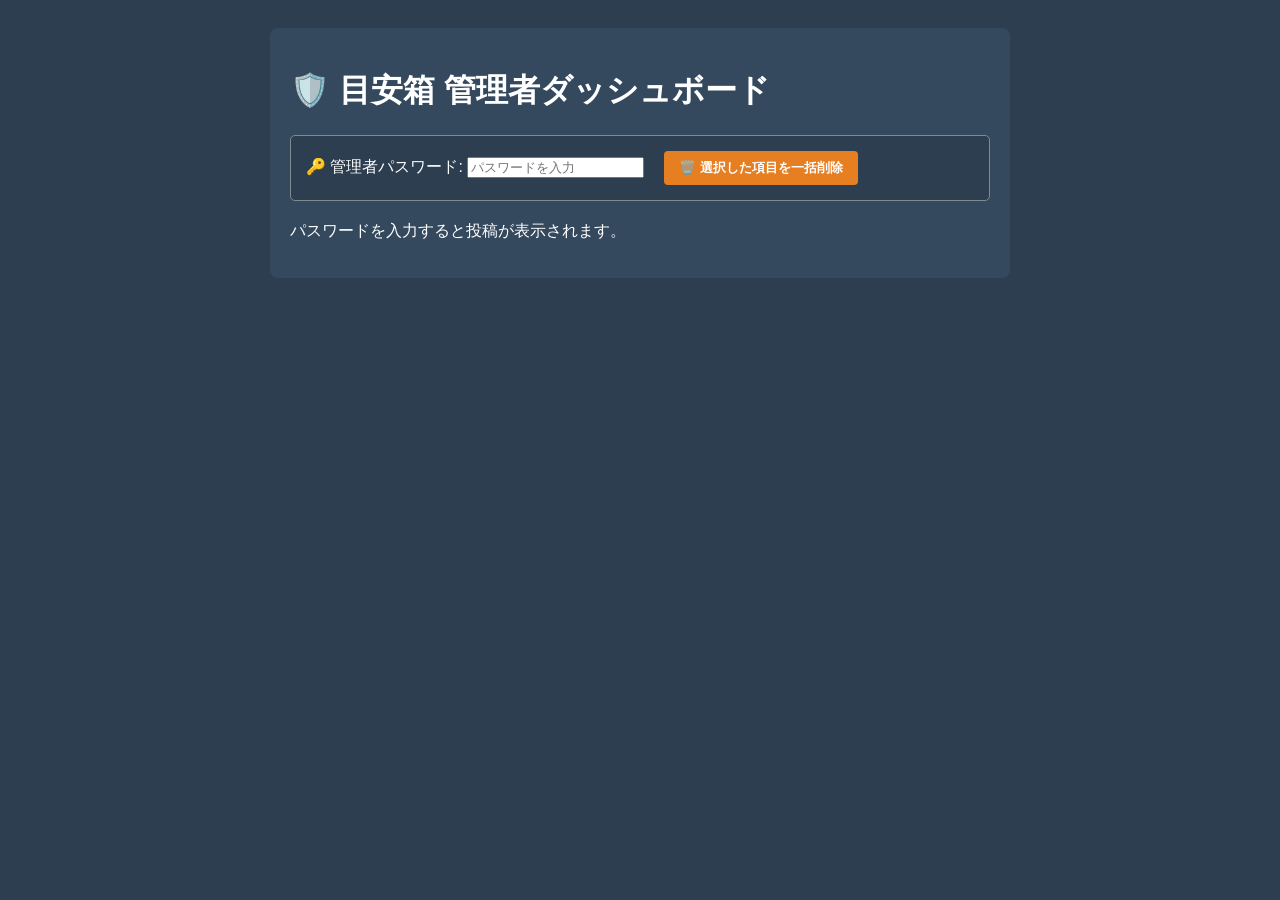
<file: admin.html>
<!DOCTYPE html>
<html lang="ja">
<head>
    <meta charset="UTF-8">
    <meta name="viewport" content="width=device-width, initial-scale=1.0">
    <title>目安箱 - 🛡️管理者ダッシュボード</title>
    <style>
        body { font-family: sans-serif; background-color: #2c3e50; color: white; padding: 20px; }
        .container { max-width: 700px; margin: 0 auto; background: #34495e; padding: 20px; border-radius: 8px; }
        .control-bar { background: #2c3e50; padding: 15px; margin-bottom: 20px; border-radius: 5px; display: flex; gap: 20px; align-items: center; border: 1px solid #7f8c8d; }
        .bulk-delete-btn { background: #e67e22; color: white; border: none; padding: 8px 15px; border-radius: 4px; cursor: pointer; font-weight: bold; }
        .bulk-delete-btn:hover { background: #d35400; }
        .post { background: #ecf0f1; color: #333; padding: 15px; margin-bottom: 10px; border-radius: 5px; display: flex; justify-content: space-between; align-items: center; }
        .post-content { flex: 1; }
        .post-meta { font-size: 0.85em; color: #7f8c8d; margin-top: 5px; }
        .author-info { color: #c0392b; font-weight: bold; }
        .actions { display: flex; gap: 10px; align-items: center; }
        .delete-btn { background: #e74c3c; color: white; border: none; padding: 5px 10px; cursor: pointer; border-radius: 3px; }
        .status-select { padding: 5px; border-radius: 3px; border: 1px solid #ccc; }
        .form-dummy { border-left: 5px solid #27ae60; }
        .post-check { margin-right: 15px; transform: scale(1.5); cursor: pointer; }
    </style>
</head>
<body>
    <div class="container">
        <h1>🛡️ 目安箱 管理者ダッシュボード</h1>
        
        <div class="control-bar">
            <div>
                <label for="adminPass">🔑 管理者パスワード:</label>
                <input type="password" id="adminPass" placeholder="パスワードを入力">
            </div>
            <button class="bulk-delete-btn" type="button" onclick="deleteSelectedPosts()">🗑️ 選択した項目を一括削除</button>
        </div>

        <div id="admin-list">
            <p>パスワードを入力すると投稿が表示されます。</p>
        </div>
    </div>

    <script>
        function escapeHtml(str) {
            if (!str) return "";
            return str.replace(/[&<>"']/g, function(match) {
                const escape = { '&': '&amp;', '<': '&lt;', '>': '&gt;', '"': '&quot;', "'": '&#39;' };
                return escape[match];
            });
        }

        function formatDate(timestamp) {
            if (!timestamp) return "日付不明";
            const d = new Date(timestamp);
            return `${d.getFullYear()}/${d.getMonth()+1}/${d.getDate()} ${d.getHours()}:${String(d.getMinutes()).padStart(2, '0')}`;
        }

        async function loadAdminPosts() {
            const pass = document.getElementById("adminPass").value;
            const list = document.getElementById("admin-list");
            if (!pass) return;

            list.innerHTML = "<p>読み込み中...</p>";

            try {
                // 修正: POSTリクエスト化し、URLからパスワードを隠蔽（CWE-598対策）
                const url = `/api/admin/suggestions`;
                const res = await fetch(url, {
                method: "POST",
                headers: { "Content-Type": "application/json" },
                body: JSON.stringify({ password: pass })
            });
                
                if (!res.ok) {
                    list.innerHTML = `<p style="color:#e74c3c;">エラー: パスワードが違うか、サーバーエラーです。</p>`;
                    return;
                }

                const json = await res.json();
                const posts = json.data;

                if (posts.length === 0) {
                    list.innerHTML = "<p>投稿はありません。</p>";
                    return;
                }

                list.innerHTML = "";
                posts.forEach(p => {
                    const div = document.createElement("div");
                    div.className = `post ${p.is_form_dummy ? 'form-dummy' : ''}`;
                    
                    const isGoogleForm = p.id.startsWith("form-");

                    div.innerHTML = `
                        <input type="checkbox" class="post-check" value="${p.id}">
                        <div class="post-content">
                            <div style="font-size: 1.1em;">${escapeHtml(p.text)}</div>
                            <div class="post-meta">
                                ❤️ ${p.likes} | 📅 ${formatDate(p.created_at)} 
                                ${isGoogleForm ? ' | 🟢 Googleフォーム' : ' | 🔵 Webアプリ'}
                            </div>
                            ${!isGoogleForm ? `
                            <div class="author-info">
                                👤 ${escapeHtml(p.user_name)} (${escapeHtml(p.user_email)})
                            </div>
                            ` : ''}
                        </div>
                        <div class="actions">
                            <select class="status-select" onchange="updateStatus('${p.id}', this.value)">
                                <option value="検討中" ${p.status === '検討中' ? 'selected' : ''}>検討中</option>
                                <option value="対応中" ${p.status === '対応中' ? 'selected' : ''}>対応中</option>
                                <option value="解決済" ${p.status === '解決済' ? 'selected' : ''}>解決済</option>
                                <option value="見送り" ${p.status === '見送り' ? 'selected' : ''}>見送り</option>
                            </select>
                            <button class="delete-btn" type="button" onclick="deletePost('${p.id}')">削除</button>
                        </div>
                    `;
                    list.appendChild(div);
                });

            } catch (error) {
                list.innerHTML = `<p style="color:#e74c3c;">通信エラーが発生しました。</p>`;
            }
        }

        async function updateStatus(docId, newStatus) {
            const pass = document.getElementById("adminPass").value;
            try {
                const res = await fetch(`/api/suggestions/${docId}/status`, {
                    method: "POST",
                    headers: { "Content-Type": "application/json" },
                    body: JSON.stringify({ status: newStatus, password: pass })
                });
                if (!res.ok) alert("ステータスの更新に失敗しました。");
            } catch(e) {
                alert("通信エラーが発生しました。");
            }
        }

        async function deletePost(docId) {
            const pass = document.getElementById("adminPass").value;
            if (!pass) {
                alert("パスワードを入力してください！");
                return;
            }
            if (!confirm("本当に削除しますか？")) return;

            try {
                const res = await fetch("/api/delete", {
                    method: "POST",
                    headers: { "Content-Type": "application/json" },
                    body: JSON.stringify({ doc_id: docId, password: pass })
                });
                if (res.ok) {
                    alert("削除しました！");
                    loadAdminPosts();
                } else {
                    alert("削除に失敗しました。");
                }
            } catch (error) {
                alert("通信エラーが発生しました。");
            }
        }

        async function deleteSelectedPosts() {
            const checkboxes = document.querySelectorAll("#admin-list .post-check:checked");
            const selectedIds = Array.from(checkboxes).map(cb => cb.value);
            if (selectedIds.length === 0) { alert("削除する項目が選択されていません。"); return; }
            const pass = document.getElementById("adminPass").value;
            if (!pass) { alert("パスワードを入力してください！"); return; }
            if (!confirm(`選択された ${selectedIds.length} 件の投稿を一括削除します。よろしいですか？`)) return;

            try {
                const deletePromises = selectedIds.map(id => 
                    fetch("/api/delete", {
                        method: "POST",
                        headers: { "Content-Type": "application/json" },
                        body: JSON.stringify({ doc_id: id, password: pass })
                    })
                );
                await Promise.all(deletePromises);
                alert("一括削除が完了しました！");
                loadAdminPosts();
            } catch (error) {
                alert("一部の削除に失敗しました。");
            }
        }

        document.getElementById("adminPass").addEventListener("change", loadAdminPosts);
    </script>
</body>
</html>
</file>
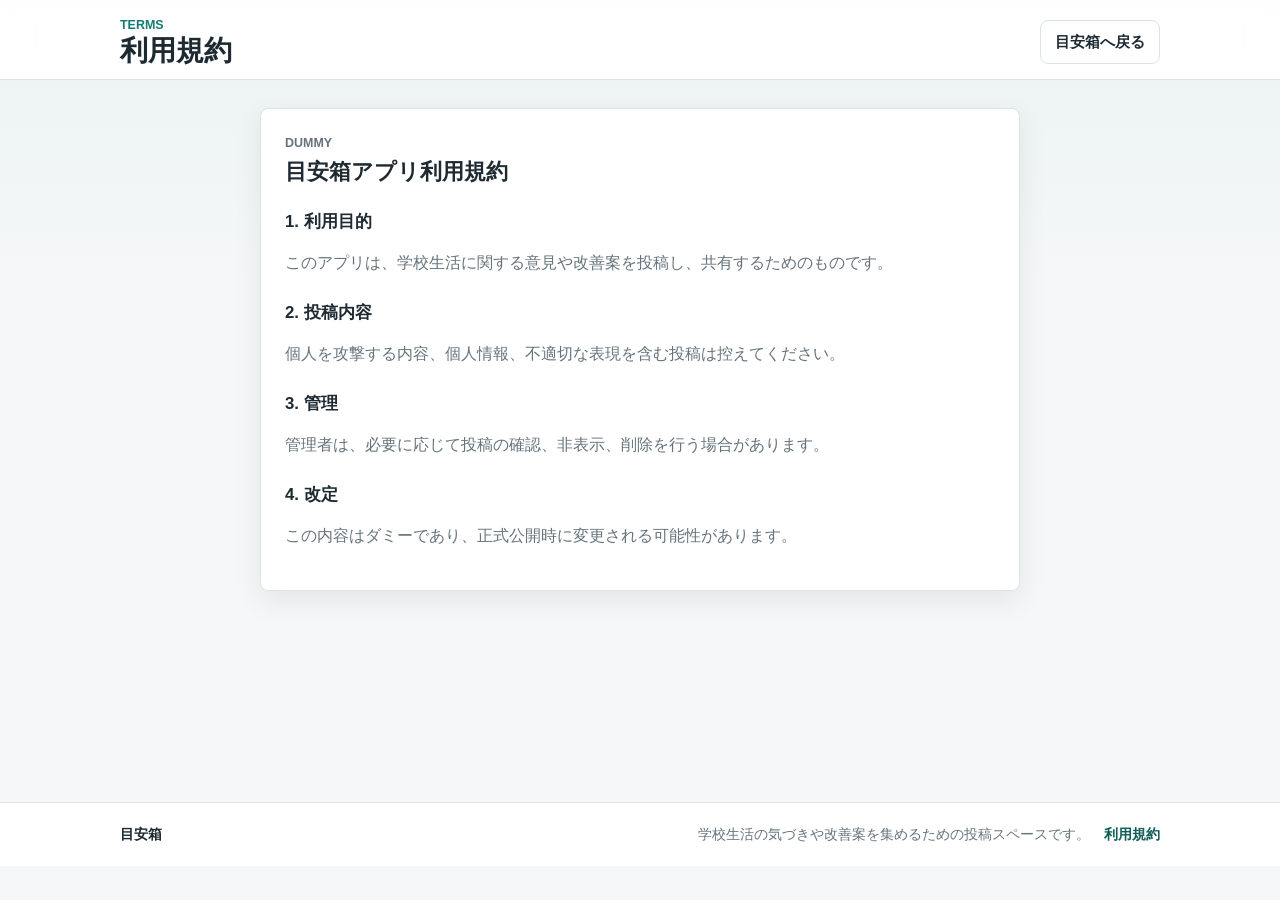
<file: terms.html>
<!DOCTYPE html>
<html lang="ja">
<head>
    <meta charset="UTF-8">
    <meta name="viewport" content="width=device-width, initial-scale=1.0">
    <title>利用規約 | 目安箱アプリ</title>
    <link rel="stylesheet" href="style.css">
    <link rel="icon" href="data:,">
</head>
<body>
    <header class="site-header">
        <div class="header-inner">
            <div class="brand">
                <p class="brand-kicker">Terms</p>
                <h1>利用規約</h1>
            </div>
            <a class="ghost-link" href="index.html">目安箱へ戻る</a>
        </div>
    </header>

    <main class="container terms-container">
        <section class="panel terms-panel">
            <div class="section-heading">
                <p class="section-label">Dummy</p>
                <h2>目安箱アプリ利用規約</h2>
            </div>

            <h3>1. 利用目的</h3>
            <p>このアプリは、学校生活に関する意見や改善案を投稿し、共有するためのものです。</p>

            <h3>2. 投稿内容</h3>
            <p>個人を攻撃する内容、個人情報、不適切な表現を含む投稿は控えてください。</p>

            <h3>3. 管理</h3>
            <p>管理者は、必要に応じて投稿の確認、非表示、削除を行う場合があります。</p>

            <h3>4. 改定</h3>
            <p>この内容はダミーであり、正式公開時に変更される可能性があります。</p>
        </section>
    </main>

    <footer class="site-footer">
        <div class="footer-inner">
            <p>目安箱</p>
            <nav class="footer-links" aria-label="フッターリンク">
                <span>学校生活の気づきや改善案を集めるための投稿スペースです。</span>
                <a href="terms.html" aria-current="page">利用規約</a>
            </nav>
        </div>
    </footer>
</body>
</html>
</file>
<file: style.css>
:root {
    --page: #f5f7f8;
    --surface: #ffffff;
    --surface-soft: #eef6f4;
    --text: #1e2a32;
    --muted: #66737c;
    --line: #dbe3e6;
    --primary: #147c72;
    --primary-dark: #0f5f58;
    --accent: #d66b3d;
    --danger: #c94343;
    --shadow: 0 10px 28px rgba(27, 42, 47, 0.08);
}

* {
    box-sizing: border-box;
}

[hidden] {
    display: none !important;
}

body {
    min-height: 100vh;
    margin: 0;
    background:
        linear-gradient(180deg, #eaf3f1 0, rgba(245, 247, 248, 0) 280px),
        var(--page);
    color: var(--text);
    font-family: "Helvetica Neue", Arial, "Hiragino Sans", Meiryo, sans-serif;
}

button,
textarea {
    font: inherit;
}

button {
    min-height: 44px;
}

.site-header {
    background: rgba(255, 255, 255, 0.92);
    border-bottom: 1px solid var(--line);
    position: sticky;
    top: 0;
    z-index: 20;
    backdrop-filter: blur(14px);
}

.header-inner {
    width: min(1040px, calc(100% - 32px));
    margin: 0 auto;
    padding: 18px 0 12px;
    display: flex;
    align-items: center;
    justify-content: space-between;
    gap: 16px;
}

.brand-kicker,
.section-label {
    margin: 0 0 4px;
    color: var(--primary);
    font-size: 0.78rem;
    font-weight: 700;
    letter-spacing: 0;
    text-transform: uppercase;
}

.brand h1 {
    margin: 0;
    font-size: 1.75rem;
    line-height: 1.1;
}

.auth-panel {
    display: flex;
    align-items: center;
    justify-content: flex-end;
    gap: 10px;
    min-width: 220px;
}

.user-info {
    max-width: 260px;
    overflow: hidden;
    color: var(--muted);
    font-size: 0.9rem;
    text-overflow: ellipsis;
    white-space: nowrap;
}

.ghost-btn,
.primary-btn,
.more-btn,
.back-btn,
.like-btn {
    border: 1px solid transparent;
    border-radius: 8px;
    cursor: pointer;
    font-weight: 700;
    transition: background-color 0.16s ease, border-color 0.16s ease, color 0.16s ease, transform 0.16s ease;
}

.ghost-btn {
    background: #ffffff;
    border-color: var(--line);
    color: var(--text);
    padding: 9px 14px;
}

.ghost-link {
    min-height: 44px;
    padding: 9px 14px;
    display: inline-flex;
    align-items: center;
    justify-content: center;
    background: #ffffff;
    border: 1px solid var(--line);
    border-radius: 8px;
    color: var(--text);
    font-size: 0.95rem;
    font-weight: 700;
    text-decoration: none;
}

.ghost-btn:hover,
.ghost-link:hover,
.more-btn:hover,
.back-btn:hover {
    border-color: var(--primary);
    color: var(--primary-dark);
}

.container {
    width: min(1040px, calc(100% - 32px));
    margin: 0 auto;
    padding: 28px 0 96px;
}

.page-section {
    animation: fade-in 0.18s ease;
}

.panel,
.category-section {
    background: var(--surface);
    border: 1px solid var(--line);
    border-radius: 8px;
    box-shadow: var(--shadow);
}

.post-panel {
    max-width: 720px;
    margin: 0 auto;
    padding: 24px;
}

.dashboard-section {
    margin-top: 34px;
}

.section-heading {
    margin-bottom: 18px;
}

.section-heading h2,
.section-title {
    margin: 0;
    font-size: 1.35rem;
    line-height: 1.25;
}

.dashboard-heading {
    margin-bottom: 10px;
}

.input-label {
    display: block;
    margin-bottom: 8px;
    color: var(--text);
    font-weight: 700;
}

textarea {
    display: block;
    width: 100%;
    min-height: 180px;
    padding: 14px;
    resize: vertical;
    background: #fbfcfc;
    border: 1px solid #c8d3d7;
    border-radius: 8px;
    color: var(--text);
    font-size: 1rem;
    line-height: 1.65;
}

textarea:focus {
    border-color: var(--primary);
    box-shadow: 0 0 0 3px rgba(20, 124, 114, 0.16);
    outline: none;
}

.helper-text,
.status-text,
.empty-message {
    color: var(--muted);
    font-size: 0.93rem;
    line-height: 1.6;
}

.helper-text {
    margin: 10px 0 14px;
}

.helper-text.is-ready {
    color: var(--primary-dark);
    font-weight: 700;
}

.primary-btn {
    width: 100%;
    background: var(--primary);
    color: #ffffff;
    padding: 12px 18px;
}

.primary-btn:hover {
    background: var(--primary-dark);
}

.primary-btn:disabled,
.like-btn:disabled {
    cursor: progress;
    opacity: 0.68;
}

.category-section {
    margin-top: 18px;
    padding: 18px;
}

.category-header {
    display: flex;
    align-items: center;
    justify-content: space-between;
    gap: 16px;
    margin-bottom: 14px;
}

.more-btn,
.back-btn {
    background: #ffffff;
    border-color: var(--line);
    color: var(--text);
    padding: 9px 14px;
    white-space: nowrap;
}

.post-grid {
    display: grid;
    grid-template-columns: repeat(3, minmax(0, 1fr));
    gap: 12px;
}

.vertical-list {
    display: grid;
    gap: 12px;
}

.post-card {
    min-width: 0;
    min-height: 164px;
    padding: 16px;
    display: flex;
    flex-direction: column;
    gap: 12px;
    background: #ffffff;
    border: 1px solid var(--line);
    border-radius: 8px;
}

.post-source {
    width: fit-content;
    max-width: 100%;
    padding: 4px 8px;
    background: var(--surface-soft);
    border-radius: 999px;
    color: var(--primary-dark);
    font-size: 0.78rem;
    font-weight: 700;
}

.post-text {
    flex: 1;
    margin: 0;
    overflow-wrap: anywhere;
    color: var(--text);
    font-size: 0.97rem;
    line-height: 1.65;
}

.post-actions {
    display: flex;
    align-items: center;
    justify-content: flex-start;
}

.like-btn {
    min-height: 38px;
    padding: 7px 12px;
    background: #fff4ef;
    border-color: #f0c7b6;
    color: #9f3f22;
}

.like-btn:hover {
    background: #ffe8dd;
    border-color: var(--accent);
}

.empty-message {
    margin: 0;
    padding: 18px;
    background: #fbfcfc;
    border: 1px dashed #c8d3d7;
    border-radius: 8px;
}

.post-grid .empty-message {
    grid-column: 1 / -1;
}

.back-btn {
    margin-bottom: 16px;
}

.kairu-assistant {
    position: fixed;
    right: 18px;
    bottom: 18px;
    z-index: 10;
    width: min(220px, 32vw);
    pointer-events: none;
    text-align: right;
    transition: bottom 0.2s ease;
}

.kairu-assistant.is-above-footer {
    bottom: 104px;
}

#kairu-image {
    display: block;
    width: 100%;
    height: auto;
    image-rendering: pixelated;
}

.kairu-textbox {
    width: min(210px, 30vw);
    margin: 0 0 8px auto;
    padding: 10px 12px;
    background: #fff8cc;
    border: 2px solid #6f6b53;
    border-radius: 8px;
    box-shadow: 3px 3px 0 rgba(30, 42, 50, 0.24);
    color: #1e2a32;
    font-family: "MS PGothic", "MS Gothic", Meiryo, sans-serif;
    font-size: 0.92rem;
    font-weight: 700;
    line-height: 1.45;
    text-align: left;
}

.site-footer {
    border-top: 1px solid var(--line);
    background: #ffffff;
}

.footer-inner {
    width: min(1040px, calc(100% - 32px));
    margin: 0 auto;
    padding: 22px 0;
    display: flex;
    align-items: center;
    justify-content: space-between;
    gap: 16px;
    color: var(--muted);
    font-size: 0.9rem;
}

.footer-inner p {
    margin: 0;
}

.footer-inner p:first-child {
    color: var(--text);
    font-weight: 700;
}

.footer-links {
    display: flex;
    align-items: center;
    justify-content: flex-end;
    gap: 14px;
    text-align: right;
}

.footer-links a {
    color: var(--primary-dark);
    font-weight: 700;
    text-decoration: none;
    white-space: nowrap;
}

.footer-links a:hover {
    text-decoration: underline;
}

.terms-container {
    min-height: calc(100vh - 178px);
}

.terms-panel {
    max-width: 760px;
    margin: 0 auto;
    padding: 24px;
}

.terms-panel p {
    color: var(--muted);
    line-height: 1.75;
}

.terms-panel h3 {
    margin: 24px 0 8px;
    font-size: 1.05rem;
}

@keyframes fade-in {
    from {
        opacity: 0;
        transform: translateY(4px);
    }
    to {
        opacity: 1;
        transform: translateY(0);
    }
}

@media (max-width: 780px) {
    .header-inner {
        align-items: flex-start;
        flex-direction: column;
    }

    .auth-panel {
        width: 100%;
        min-width: 0;
        justify-content: flex-start;
        flex-wrap: wrap;
    }

    .user-info {
        max-width: 100%;
        flex-basis: 100%;
    }

    .post-grid {
        grid-template-columns: 1fr;
    }

    .post-panel,
    .category-section {
        padding: 18px;
    }

    .kairu-assistant {
        position: static;
        width: min(220px, 70vw);
        margin: 0 16px 20px auto;
    }

    .kairu-assistant.is-above-footer {
        bottom: auto;
    }

    .kairu-textbox {
        width: min(220px, 70vw);
    }
}

@media (max-width: 480px) {
    .header-inner,
    .container,
    .footer-inner {
        width: min(100% - 24px, 1040px);
    }

    .brand h1 {
        font-size: 1.5rem;
    }

    .category-header {
        align-items: flex-start;
        flex-direction: column;
    }

    .more-btn,
    .back-btn {
        width: 100%;
    }

    .footer-inner {
        align-items: flex-start;
        flex-direction: column;
    }

    .footer-links {
        align-items: flex-start;
        flex-direction: column;
        text-align: left;
    }
}
</file>
